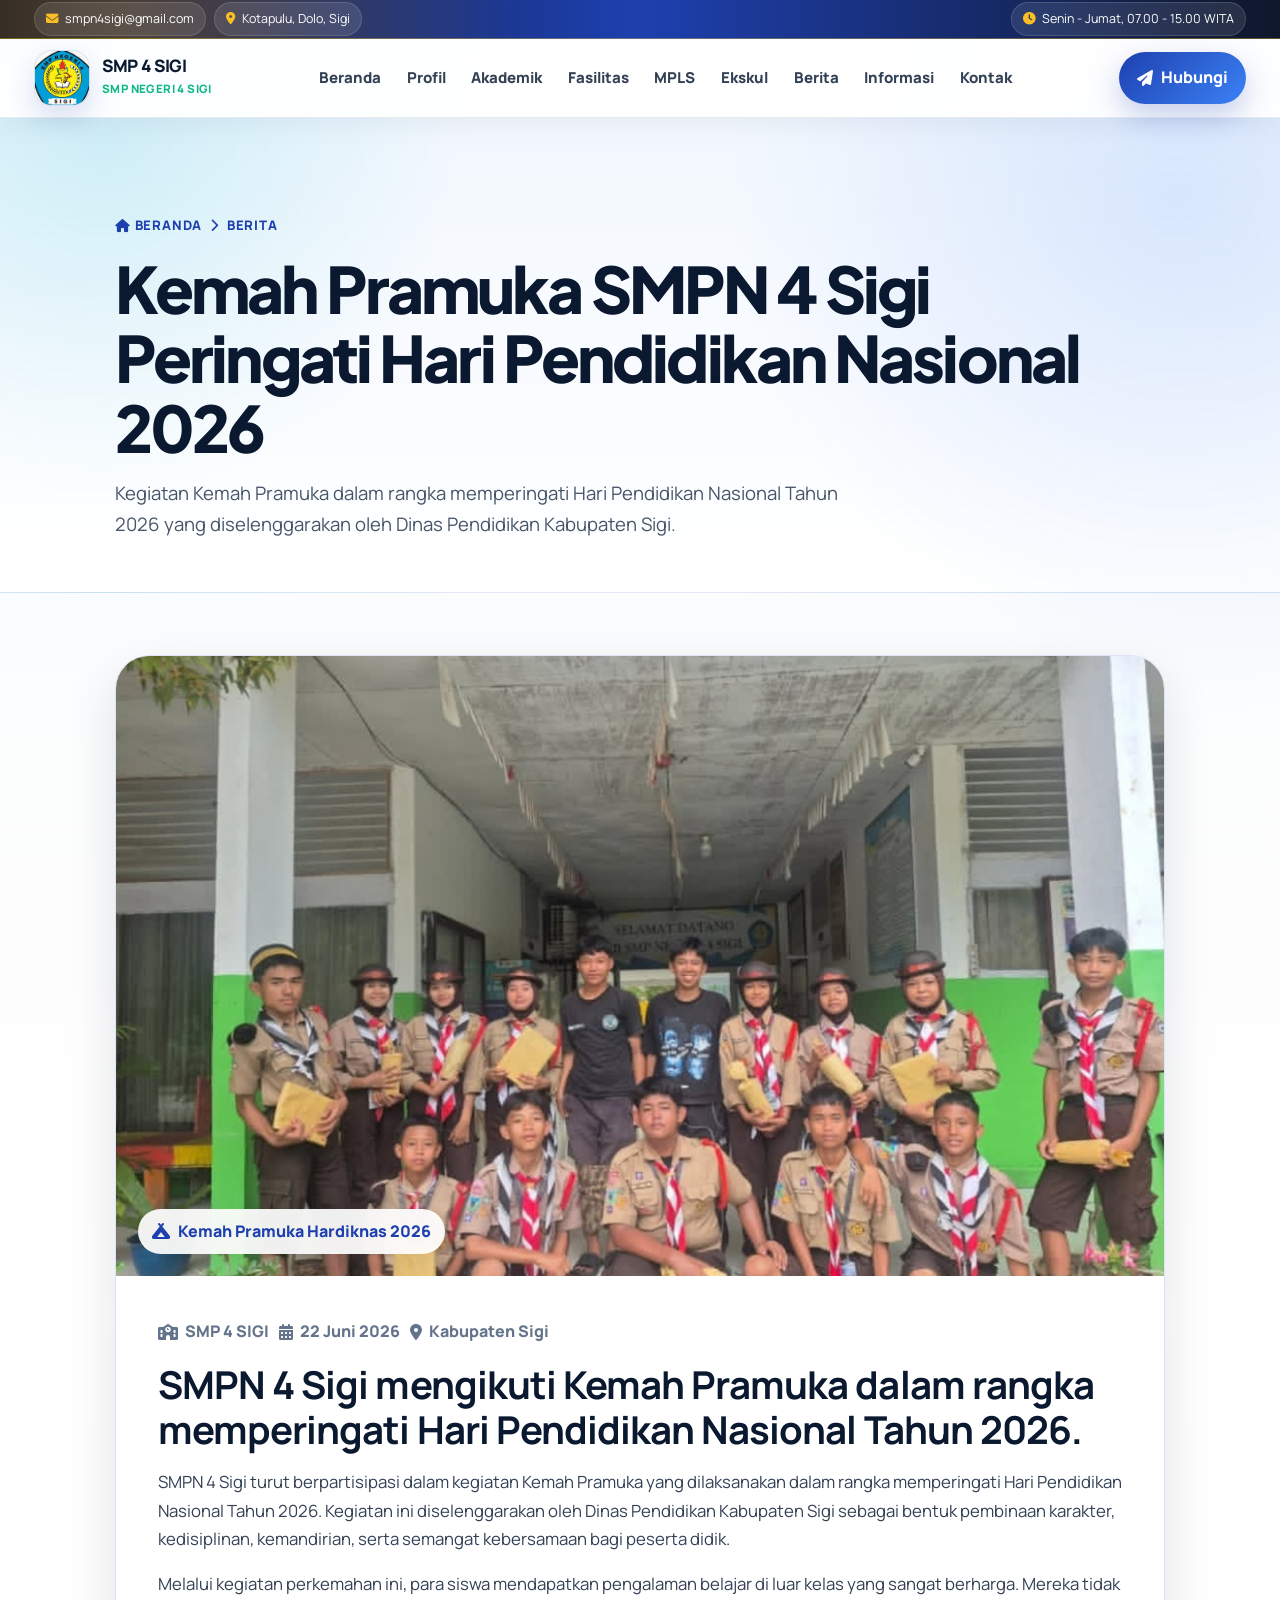
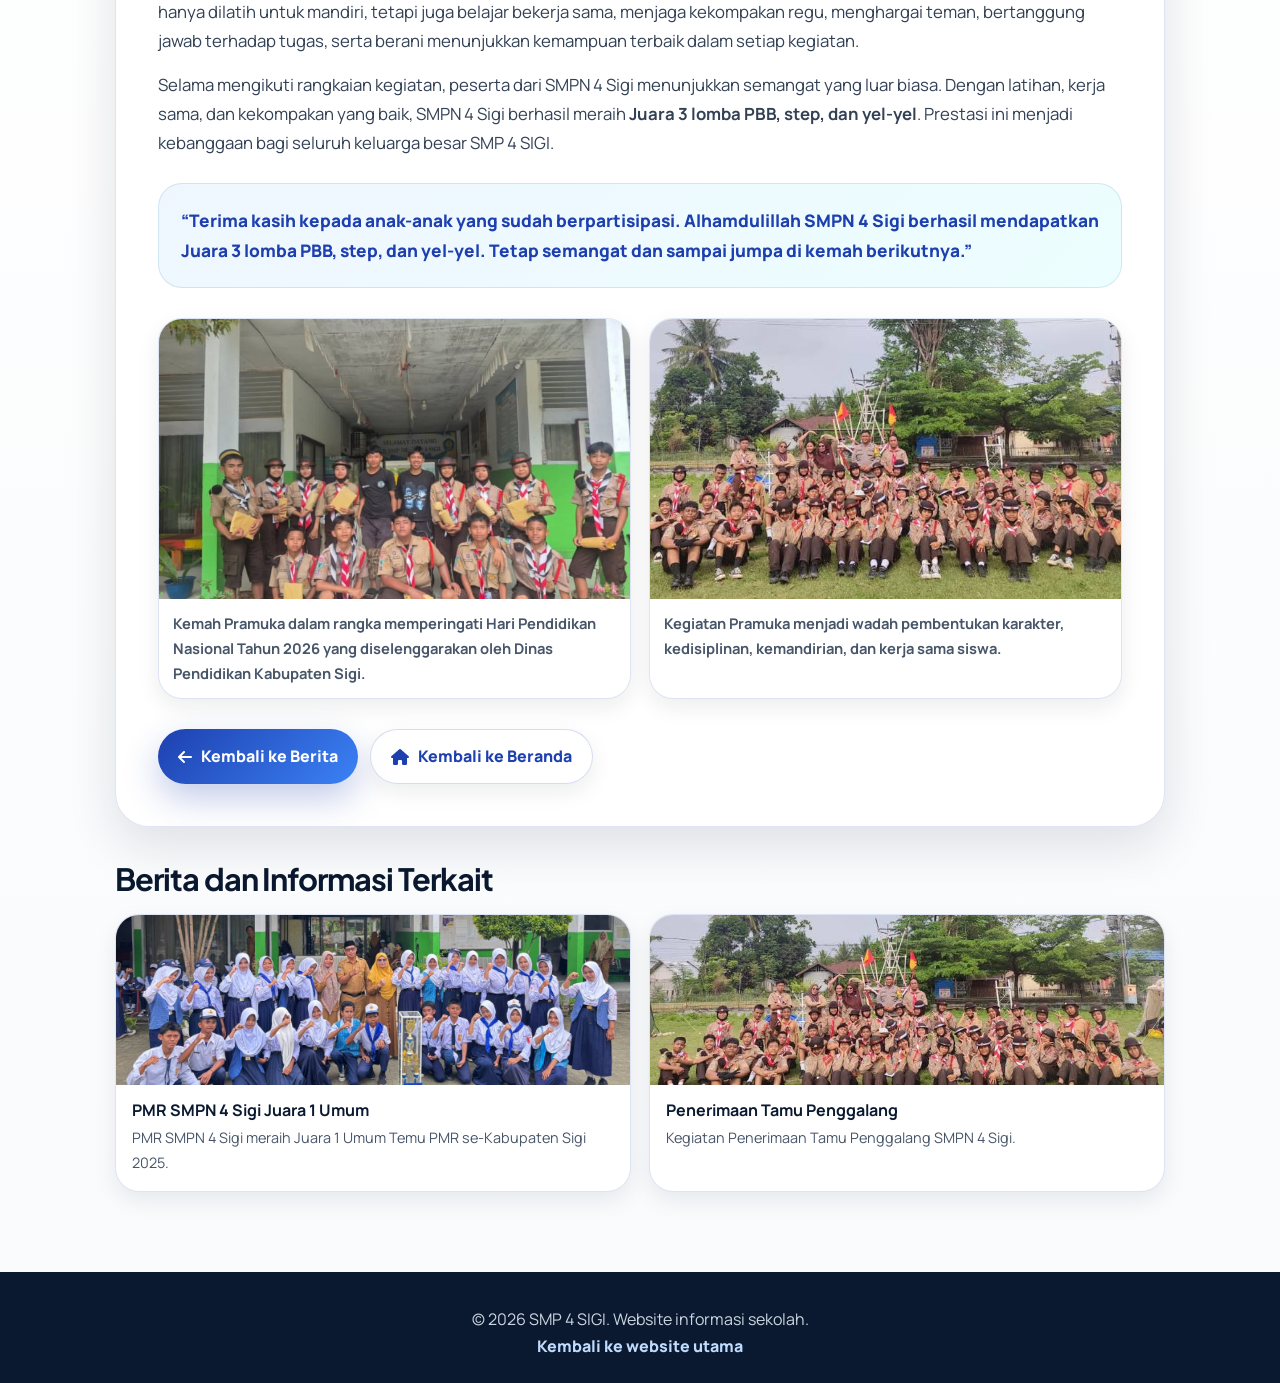
<file: kemah-pramuka-hardiknas-2026.html>
<!DOCTYPE html>
<html lang="id">
<head>
  <meta charset="UTF-8">
  <meta name="viewport" content="width=device-width, initial-scale=1.0">

  <title>Kemah Pramuka SMPN 4 Sigi Peringati Hari Pendidikan Nasional 2026</title>

  <meta name="description" content="SMPN 4 Sigi mengikuti Kemah Pramuka dalam rangka memperingati Hari Pendidikan Nasional 2026 yang diselenggarakan oleh Dinas Pendidikan Kabupaten Sigi dan berhasil meraih Juara 3 lomba PBB, step, dan yel-yel.">
  <meta name="keywords" content="Kemah Pramuka SMPN 4 Sigi, Pramuka SMPN 4 Sigi, SMP 4 SIGI, SMP Negeri 4 Sigi, Hari Pendidikan Nasional 2026, Dinas Pendidikan Kabupaten Sigi, Juara 3 PBB Step Yel-yel">
  <meta name="author" content="SMP 4 SIGI">
  <meta name="robots" content="index, follow">
  <meta name="language" content="Indonesian">
  <meta name="theme-color" content="#1e40af">

  <link rel="canonical" href="https://smpnegeri4sigi.my.id/kemah-pramuka-hardiknas-2026.html">

  <link rel="icon" href="smpn4sigi.WebP" type="image/webp">
  <link rel="shortcut icon" href="smpn4sigi.WebP" type="image/webp">
  <link rel="apple-touch-icon" href="smpn4sigi.WebP">

  <meta property="og:type" content="article">
  <meta property="og:title" content="Kemah Pramuka SMPN 4 Sigi Peringati Hari Pendidikan Nasional 2026">
  <meta property="og:description" content="SMPN 4 Sigi mengikuti Kemah Pramuka Hari Pendidikan Nasional 2026 dan berhasil meraih Juara 3 lomba PBB, step, dan yel-yel.">
  <meta property="og:image" content="https://smpnegeri4sigi.my.id/pramuka-hardiknas-2026.jpg">
  <meta property="og:image:secure_url" content="https://smpnegeri4sigi.my.id/pramuka-hardiknas-2026.jpg">
  <meta property="og:url" content="https://smpnegeri4sigi.my.id/kemah-pramuka-hardiknas-2026.html">
  <meta property="og:site_name" content="SMP 4 SIGI">
  <meta property="og:locale" content="id_ID">

  <meta name="twitter:card" content="summary_large_image">
  <meta name="twitter:title" content="Kemah Pramuka SMPN 4 Sigi Peringati Hari Pendidikan Nasional 2026">
  <meta name="twitter:description" content="SMPN 4 Sigi mengikuti Kemah Pramuka Hari Pendidikan Nasional 2026 dan meraih Juara 3 lomba PBB, step, dan yel-yel.">
  <meta name="twitter:image" content="https://smpnegeri4sigi.my.id/pramuka-hardiknas-2026.jpg">

  <script type="application/ld+json">
  {
    "@context": "https://schema.org",
    "@type": "NewsArticle",
    "headline": "Kemah Pramuka SMPN 4 Sigi Peringati Hari Pendidikan Nasional 2026",
    "description": "SMPN 4 Sigi mengikuti Kemah Pramuka dalam rangka memperingati Hari Pendidikan Nasional 2026 yang diselenggarakan oleh Dinas Pendidikan Kabupaten Sigi dan berhasil meraih Juara 3 lomba PBB, step, dan yel-yel.",
    "image": [
      "https://smpnegeri4sigi.my.id/pramuka-hardiknas-2026.jpg",
      "https://smpnegeri4sigi.my.id/galeri2.jpg"
    ],
    "datePublished": "2026-06-22T08:00:00+08:00",
    "dateModified": "2026-06-22T08:00:00+08:00",
    "author": {
      "@type": "Organization",
      "name": "SMP 4 SIGI"
    },
    "publisher": {
      "@type": "EducationalOrganization",
      "name": "SMP 4 SIGI",
      "logo": {
        "@type": "ImageObject",
        "url": "https://smpnegeri4sigi.my.id/smpn4sigi.WebP"
      }
    },
    "mainEntityOfPage": {
      "@type": "WebPage",
      "@id": "https://smpnegeri4sigi.my.id/kemah-pramuka-hardiknas-2026.html"
    }
  }
  </script>

  <link rel="preconnect" href="https://fonts.googleapis.com">
  <link rel="preconnect" href="https://fonts.gstatic.com" crossorigin>
  <link href="https://fonts.googleapis.com/css2?family=Plus+Jakarta+Sans:wght@500;600;700;800;900&family=Manrope:wght@400;500;600;700;800&display=swap" rel="stylesheet">
  <link rel="stylesheet" href="https://cdnjs.cloudflare.com/ajax/libs/font-awesome/6.5.2/css/all.min.css">

  <style>
    :root {
      --navy: #0a192f;
      --blue: #1e40af;
      --blue-2: #3b82f6;
      --cyan: #06b6d4;
      --green: #10b981;
      --gold: #f59e0b;
      --text: #0f172a;
      --muted: #475569;
      --line: rgba(30, 64, 175, .14);
      --shadow-sm: 0 8px 22px rgba(15, 23, 42, .08);
      --shadow-md: 0 18px 50px rgba(15, 23, 42, .12);
      --container: 1050px;
      --side: clamp(18px, 4vw, 34px);
      --ease: cubic-bezier(.2, .8, .2, 1);
    }

    * {
      box-sizing: border-box;
      margin: 0;
      padding: 0;
    }

    html {
      scroll-behavior: smooth;
    }

    body {
      min-width: 320px;
      overflow-x: hidden;
      font-family: 'Manrope', 'Plus Jakarta Sans', Arial, sans-serif;
      color: var(--text);
      background:
        radial-gradient(circle at 4% 0%, rgba(6, 182, 212, .12), transparent 28rem),
        radial-gradient(circle at 96% 10%, rgba(59, 130, 246, .13), transparent 26rem),
        linear-gradient(180deg, #f8fafc 0%, #ffffff 44%, #f8fafc 100%);
      line-height: 1.7;
      text-rendering: optimizeLegibility;
      -webkit-font-smoothing: antialiased;
    }

    img {
      max-width: 100%;
      display: block;
    }

    a {
      color: inherit;
      text-decoration: none;
    }

    .container {
      width: min(100% - (var(--side) * 2), var(--container));
      margin-inline: auto;
    }

    .topbar {
      position: relative;
      z-index: 70;
      background:
        radial-gradient(circle at 10% 50%, rgba(245, 158, 11, .26), transparent 34%),
        linear-gradient(90deg, #0f172a, var(--blue), #0f172a);
      color: #fff;
      border-bottom: 1px solid rgba(251, 191, 36, .35);
      font-size: .78rem;
    }

    .topbar-inner {
      min-height: 38px;
      display: flex;
      align-items: center;
      justify-content: space-between;
      gap: 14px;
      width: min(100% - (var(--side) * 2), 1360px);
      margin-inline: auto;
    }

    .topbar-group {
      display: flex;
      align-items: center;
      gap: 8px;
      flex-wrap: wrap;
    }

    .topbar-pill {
      display: inline-flex;
      align-items: center;
      gap: 7px;
      min-height: 25px;
      padding: 5px 11px;
      border-radius: 999px;
      background: rgba(255, 255, 255, .10);
      border: 1px solid rgba(255, 255, 255, .14);
      backdrop-filter: blur(12px);
      white-space: nowrap;
    }

    .topbar-pill i {
      color: #fbbf24;
    }

    .site-header {
      position: sticky;
      top: 0;
      z-index: 60;
      background: rgba(255, 255, 255, .88);
      backdrop-filter: blur(18px);
      border-bottom: 1px solid rgba(226, 232, 240, .86);
      box-shadow: 0 8px 28px rgba(15, 23, 42, .05);
    }

    .navbar {
      width: min(100% - (var(--side) * 2), 1360px);
      margin-inline: auto;
      height: 78px;
      display: flex;
      align-items: center;
      justify-content: space-between;
      gap: 20px;
    }

    .brand {
      display: flex;
      align-items: center;
      gap: 12px;
      min-width: 0;
    }

    .brand-logo {
      width: 56px;
      height: 56px;
      border-radius: 18px;
      overflow: hidden;
      flex: 0 0 auto;
      display: grid;
      place-items: center;
      background: #fff;
      border: 1px solid rgba(30, 64, 175, .16);
      box-shadow: 0 12px 28px rgba(30, 64, 175, .16);
    }

    .brand-logo img {
      width: 100%;
      height: 100%;
      object-fit: cover;
    }

    .brand-title {
      display: block;
      font-weight: 900;
      line-height: 1.05;
      color: var(--navy);
      letter-spacing: -.02em;
      font-size: 1.07rem;
      text-align: left;
    }

    .brand-subtitle {
      display: block;
      color: var(--green);
      font-weight: 900;
      font-size: .72rem;
      letter-spacing: .035em;
      text-transform: uppercase;
      margin-top: 4px;
      text-align: left;
    }

    .nav-links {
      display: flex;
      align-items: center;
      gap: clamp(12px, 2vw, 26px);
    }

    .nav-link {
      position: relative;
      display: inline-flex;
      align-items: center;
      gap: 7px;
      color: #334155;
      font-size: .94rem;
      font-weight: 900;
      transition: color .28s var(--ease), transform .28s var(--ease);
    }

    .nav-link:hover {
      color: var(--blue);
      transform: translateY(-1px);
    }

    .nav-cta {
      display: inline-flex;
      align-items: center;
      gap: 8px;
      padding: 12px 18px;
      border-radius: 999px;
      background: linear-gradient(135deg, var(--blue), var(--blue-2));
      color: #fff;
      font-weight: 900;
      box-shadow: 0 12px 30px rgba(30, 64, 175, .25);
      transition: transform .32s var(--ease), box-shadow .32s var(--ease);
    }

    .nav-cta:hover {
      transform: translateY(-2px);
      box-shadow: 0 18px 44px rgba(30, 64, 175, .32);
    }

    .hero {
      position: relative;
      overflow: hidden;
      padding: clamp(58px, 8vw, 96px) 0 clamp(34px, 4vw, 58px);
      background:
        radial-gradient(circle at 92% 18%, rgba(59, 130, 246, .13), transparent 28rem),
        radial-gradient(circle at 8% 6%, rgba(6, 182, 212, .13), transparent 22rem),
        linear-gradient(180deg, rgba(239, 246, 255, .70), rgba(255, 255, 255, .92));
      border-bottom: 1px solid rgba(30, 64, 175, .08);
    }

    .breadcrumb {
      display: flex;
      align-items: center;
      gap: 8px;
      color: var(--blue);
      font-weight: 900;
      font-size: .82rem;
      text-transform: uppercase;
      letter-spacing: .06em;
      flex-wrap: wrap;
    }

    .hero h1 {
      font-family: 'Plus Jakarta Sans', 'Manrope', sans-serif;
      font-weight: 900;
      letter-spacing: -.045em;
      color: var(--navy);
      line-height: 1.08;
      font-size: clamp(2.2rem, 5vw, 4.4rem);
      max-width: 980px;
      margin: 18px 0 16px;
    }

    .hero-desc {
      color: var(--muted);
      max-width: 760px;
      font-size: clamp(1rem, 1.6vw, 1.16rem);
    }

    .article-wrap {
      padding: clamp(34px, 5vw, 62px) 0 80px;
    }

    .article-card {
      border-radius: 34px;
      background: rgba(255, 255, 255, .92);
      border: 1px solid var(--line);
      box-shadow: var(--shadow-md);
      overflow: hidden;
      backdrop-filter: blur(16px);
    }

    .article-image {
      position: relative;
      background: #dbeafe;
    }

    .article-image img {
      width: 100%;
      max-height: 620px;
      object-fit: cover;
    }

    .article-badge {
      position: absolute;
      left: 22px;
      bottom: 22px;
      display: inline-flex;
      align-items: center;
      gap: 8px;
      padding: 9px 14px;
      border-radius: 999px;
      background: rgba(255, 255, 255, .92);
      color: var(--blue);
      font-weight: 900;
      box-shadow: var(--shadow-sm);
      backdrop-filter: blur(12px);
    }

    .article-content {
      padding: clamp(22px, 4vw, 42px);
    }

    .meta {
      display: flex;
      align-items: center;
      gap: 10px;
      flex-wrap: wrap;
      color: #64748b;
      font-weight: 800;
      margin-bottom: 18px;
    }

    .meta span {
      display: inline-flex;
      align-items: center;
      gap: 7px;
    }

    .article-content h2 {
      color: var(--navy);
      font-size: clamp(1.55rem, 3vw, 2.4rem);
      line-height: 1.16;
      letter-spacing: -.025em;
      margin-bottom: 16px;
    }

    .article-content p {
      color: #334155;
      font-size: 1.05rem;
      margin-bottom: 16px;
    }

    .quote {
      margin: 26px 0;
      padding: 22px;
      border-radius: 24px;
      background: linear-gradient(135deg, #eff6ff, #ecfeff);
      border: 1px solid rgba(30, 64, 175, .12);
      color: var(--blue);
      font-weight: 900;
      font-size: 1.08rem;
    }

    .article-gallery {
      display: grid;
      grid-template-columns: repeat(2, 1fr);
      gap: 18px;
      margin: 30px 0;
    }

    .article-gallery figure {
      margin: 0;
      border-radius: 24px;
      overflow: hidden;
      background: #ffffff;
      border: 1px solid rgba(30, 64, 175, .14);
      box-shadow: var(--shadow-sm);
    }

    .article-gallery img {
      width: 100%;
      height: 280px;
      object-fit: cover;
      display: block;
      background: #0f172a;
    }

    .article-gallery figcaption {
      padding: 12px 14px;
      color: #475569;
      font-size: .92rem;
      font-weight: 700;
    }

    .share-box {
      margin-top: 28px;
      display: flex;
      flex-wrap: wrap;
      gap: 12px;
    }

    .btn {
      display: inline-flex;
      align-items: center;
      justify-content: center;
      gap: 9px;
      padding: 13px 20px;
      border-radius: 999px;
      font-weight: 900;
      transition: transform .32s var(--ease), box-shadow .32s var(--ease);
    }

    .btn-primary {
      background: linear-gradient(135deg, var(--blue), var(--blue-2));
      color: #fff;
      box-shadow: 0 14px 35px rgba(30, 64, 175, .27);
    }

    .btn-outline {
      background: rgba(255, 255, 255, .78);
      color: var(--blue);
      border: 1px solid rgba(30, 64, 175, .18);
      box-shadow: var(--shadow-sm);
    }

    .btn:hover {
      transform: translateY(-3px);
    }

    .related-title {
      margin: 34px 0 16px;
      color: var(--navy);
      font-family: 'Plus Jakarta Sans', 'Manrope', sans-serif;
      font-size: clamp(1.35rem, 2.4vw, 2rem);
      letter-spacing: -.03em;
      line-height: 1.2;
    }

    .related {
      display: grid;
      grid-template-columns: repeat(auto-fit, minmax(230px, 1fr));
      gap: 18px;
    }

    .related-card {
      border-radius: 24px;
      background: #fff;
      border: 1px solid var(--line);
      box-shadow: var(--shadow-sm);
      overflow: hidden;
      transition: transform .32s var(--ease), box-shadow .32s var(--ease);
    }

    .related-card:hover {
      transform: translateY(-6px);
      box-shadow: var(--shadow-md);
    }

    .related-card img {
      width: 100%;
      height: 170px;
      object-fit: cover;
      background: #dbeafe;
    }

    .related-card div {
      padding: 16px;
    }

    .related-card h3 {
      color: var(--navy);
      font-size: 1rem;
      line-height: 1.2;
      margin-bottom: 6px;
    }

    .related-card p {
      color: var(--muted);
      font-size: .9rem;
    }

    footer {
      background: #0a192f;
      color: #cbd5e1;
      padding: 34px 0 22px;
      text-align: center;
    }

    footer a {
      color: #bfdbfe;
      font-weight: 800;
    }

    @media (max-width: 900px) {
      .nav-links,
      .nav-cta {
        display: none;
      }

      .article-gallery {
        grid-template-columns: 1fr;
      }

      .topbar {
        display: none;
      }
    }

    @media (max-width: 640px) {
      :root {
        --side: 16px;
      }

      .navbar {
        height: 72px;
      }

      .brand-logo {
        width: 48px;
        height: 48px;
        border-radius: 16px;
      }

      .brand-title {
        font-size: .98rem;
      }

      .brand-subtitle {
        font-size: .62rem;
      }

      .hero {
        padding-top: 42px;
      }

      .hero h1 {
        font-size: clamp(1.9rem, 11vw, 2.6rem);
      }

      .article-card {
        border-radius: 24px;
      }

      .article-image img {
        max-height: 420px;
      }

      .article-badge {
        left: 14px;
        right: 14px;
        bottom: 14px;
        justify-content: center;
        text-align: center;
      }

      .article-gallery img {
        height: 230px;
      }

      .btn {
        width: 100%;
      }
    }
  </style>
</head>

<body>
  <div class="topbar">
    <div class="topbar-inner">
      <div class="topbar-group">
        <a class="topbar-pill" href="mailto:smpn4sigi@gmail.com">
          <i class="fa-solid fa-envelope"></i>
          <span>smpn4sigi@gmail.com</span>
        </a>

        <a class="topbar-pill" href="https://www.google.com/maps/search/?api=1&amp;query=SMP%204%20SIGI%20Kotapulu%20Dolo%20Sigi" rel="noopener" target="_blank">
          <i class="fa-solid fa-location-dot"></i>
          <span>Kotapulu, Dolo, Sigi</span>
        </a>
      </div>

      <div class="topbar-group">
        <span class="topbar-pill">
          <i class="fa-solid fa-clock"></i>
          <span>Senin - Jumat, 07.00 - 15.00 WITA</span>
        </span>
      </div>
    </div>
  </div>

  <header class="site-header">
    <div class="navbar">
      <a class="brand" href="index.html">
        <span class="brand-logo">
          <img alt="Logo SMP 4 SIGI" src="smpn4sigi.WebP">
        </span>

        <span>
          <span class="brand-title">SMP 4 SIGI</span>
          <span class="brand-subtitle">SMP Negeri 4 Sigi</span>
        </span>
      </a>

      <nav class="nav-links" aria-label="Navigasi utama">
        <a class="nav-link" href="index.html#beranda">Beranda</a>
        <a class="nav-link" href="index.html#profil">Profil</a>
        <a class="nav-link" href="index.html#akademik">Akademik</a>
        <a class="nav-link" href="index.html#fasilitas">Fasilitas</a>
        <a class="nav-link" href="index.html#mpls">MPLS</a>
        <a class="nav-link" href="index.html#ekskul">Ekskul</a>
        <a class="nav-link" href="index.html#berita">Berita</a>
        <a class="nav-link" href="index.html#informasi">Informasi</a>
        <a class="nav-link" href="index.html#kontak">Kontak</a>
      </nav>

      <a class="nav-cta" href="index.html#kontak">
        <i class="fa-solid fa-paper-plane"></i>
        Hubungi
      </a>
    </div>
  </header>

  <main>
    <section class="hero">
      <div class="container">
        <div class="breadcrumb">
          <a href="index.html">
            <i class="fa-solid fa-house"></i>
            Beranda
          </a>
          <i class="fa-solid fa-chevron-right"></i>
          <span>Berita</span>
        </div>

        <h1>Kemah Pramuka SMPN 4 Sigi Peringati Hari Pendidikan Nasional 2026</h1>

        <p class="hero-desc">
          Kegiatan Kemah Pramuka dalam rangka memperingati Hari Pendidikan Nasional Tahun 2026 yang diselenggarakan oleh Dinas Pendidikan Kabupaten Sigi.
        </p>
      </div>
    </section>

    <section class="article-wrap">
      <div class="container">
        <article class="article-card">
          <figure class="article-image">
            <img
              src="pramuka-hardiknas-2026.jpg"
              alt="Kemah Pramuka SMPN 4 Sigi memperingati Hari Pendidikan Nasional 2026"
              title="Kemah Pramuka SMPN 4 Sigi Hari Pendidikan Nasional 2026">

            <figcaption class="article-badge">
              <i class="fa-solid fa-campground"></i>
              Kemah Pramuka Hardiknas 2026
            </figcaption>
          </figure>

          <div class="article-content">
            <div class="meta">
              <span><i class="fa-solid fa-school"></i> SMP 4 SIGI</span>
              <span><i class="fa-solid fa-calendar-days"></i> 22 Juni 2026</span>
              <span><i class="fa-solid fa-location-dot"></i> Kabupaten Sigi</span>
            </div>

            <h2>SMPN 4 Sigi mengikuti Kemah Pramuka dalam rangka memperingati Hari Pendidikan Nasional Tahun 2026.</h2>

            <p>
              SMPN 4 Sigi turut berpartisipasi dalam kegiatan Kemah Pramuka yang dilaksanakan dalam rangka memperingati Hari Pendidikan Nasional Tahun 2026. Kegiatan ini diselenggarakan oleh Dinas Pendidikan Kabupaten Sigi sebagai bentuk pembinaan karakter, kedisiplinan, kemandirian, serta semangat kebersamaan bagi peserta didik.
            </p>

            <p>
              Melalui kegiatan perkemahan ini, para siswa mendapatkan pengalaman belajar di luar kelas yang sangat berharga. Mereka tidak hanya dilatih untuk mandiri, tetapi juga belajar bekerja sama, menjaga kekompakan regu, menghargai teman, bertanggung jawab terhadap tugas, serta berani menunjukkan kemampuan terbaik dalam setiap kegiatan.
            </p>

            <p>
              Selama mengikuti rangkaian kegiatan, peserta dari SMPN 4 Sigi menunjukkan semangat yang luar biasa. Dengan latihan, kerja sama, dan kekompakan yang baik, SMPN 4 Sigi berhasil meraih <strong>Juara 3 lomba PBB, step, dan yel-yel</strong>. Prestasi ini menjadi kebanggaan bagi seluruh keluarga besar SMP 4 SIGI.
            </p>


            <div class="quote">
              “Terima kasih kepada anak-anak yang sudah berpartisipasi. Alhamdulillah SMPN 4 Sigi berhasil mendapatkan Juara 3 lomba PBB, step, dan yel-yel. Tetap semangat dan sampai jumpa di kemah berikutnya.”
            </div>


            <div class="article-gallery">
              <figure>
                <img
                  src="pramuka-hardiknas-2026.jpg"
                  alt="Kemah Pramuka SMPN 4 Sigi Hari Pendidikan Nasional 2026"
                  title="Kemah Pramuka SMPN 4 Sigi Hari Pendidikan Nasional 2026">
                <figcaption>
                  Kemah Pramuka dalam rangka memperingati Hari Pendidikan Nasional Tahun 2026 yang diselenggarakan oleh Dinas Pendidikan Kabupaten Sigi.
                </figcaption>
              </figure>

              <figure>
                <img
                  src="galeri2.jpg"
                  alt="Kegiatan Pramuka SMPN 4 Sigi"
                  title="Kegiatan Pramuka SMPN 4 Sigi">
                <figcaption>
                  Kegiatan Pramuka menjadi wadah pembentukan karakter, kedisiplinan, kemandirian, dan kerja sama siswa.
                </figcaption>
              </figure>
            </div>

            <div class="share-box">
              <a class="btn btn-primary" href="index.html#berita">
                <i class="fa-solid fa-arrow-left"></i>
                Kembali ke Berita
              </a>

              <a class="btn btn-outline" href="index.html">
                <i class="fa-solid fa-house"></i>
                Kembali ke Beranda
              </a>
            </div>
          </div>
        </article>

        <h2 class="related-title">Berita dan Informasi Terkait</h2>

        <div class="related">
          <a class="related-card" href="smpn-4-sigi-sapu-bersih-9-juara.html">
            <img src="galeri1.jpg" alt="PMR SMPN 4 Sigi Juara 1 Umum">
            <div>
              <h3>PMR SMPN 4 Sigi Juara 1 Umum</h3>
              <p>PMR SMPN 4 Sigi meraih Juara 1 Umum Temu PMR se-Kabupaten Sigi 2025.</p>
            </div>
          </a>

          <a class="related-card" href="index.html#informasi">
            <img src="galeri2.jpg" alt="Penerimaan Tamu Penggalang SMPN 4 Sigi">
            <div>
              <h3>Penerimaan Tamu Penggalang</h3>
              <p>Kegiatan Penerimaan Tamu Penggalang SMPN 4 Sigi.</p>
            </div>
          </a>
        </div>
      </div>
    </section>
  </main>

  <footer>
    <div class="container">
      <p>© 2026 SMP 4 SIGI. Website informasi sekolah.</p>
      <p><a href="index.html">Kembali ke website utama</a></p>
    </div>
  </footer>
</body>
</html>
</file>
